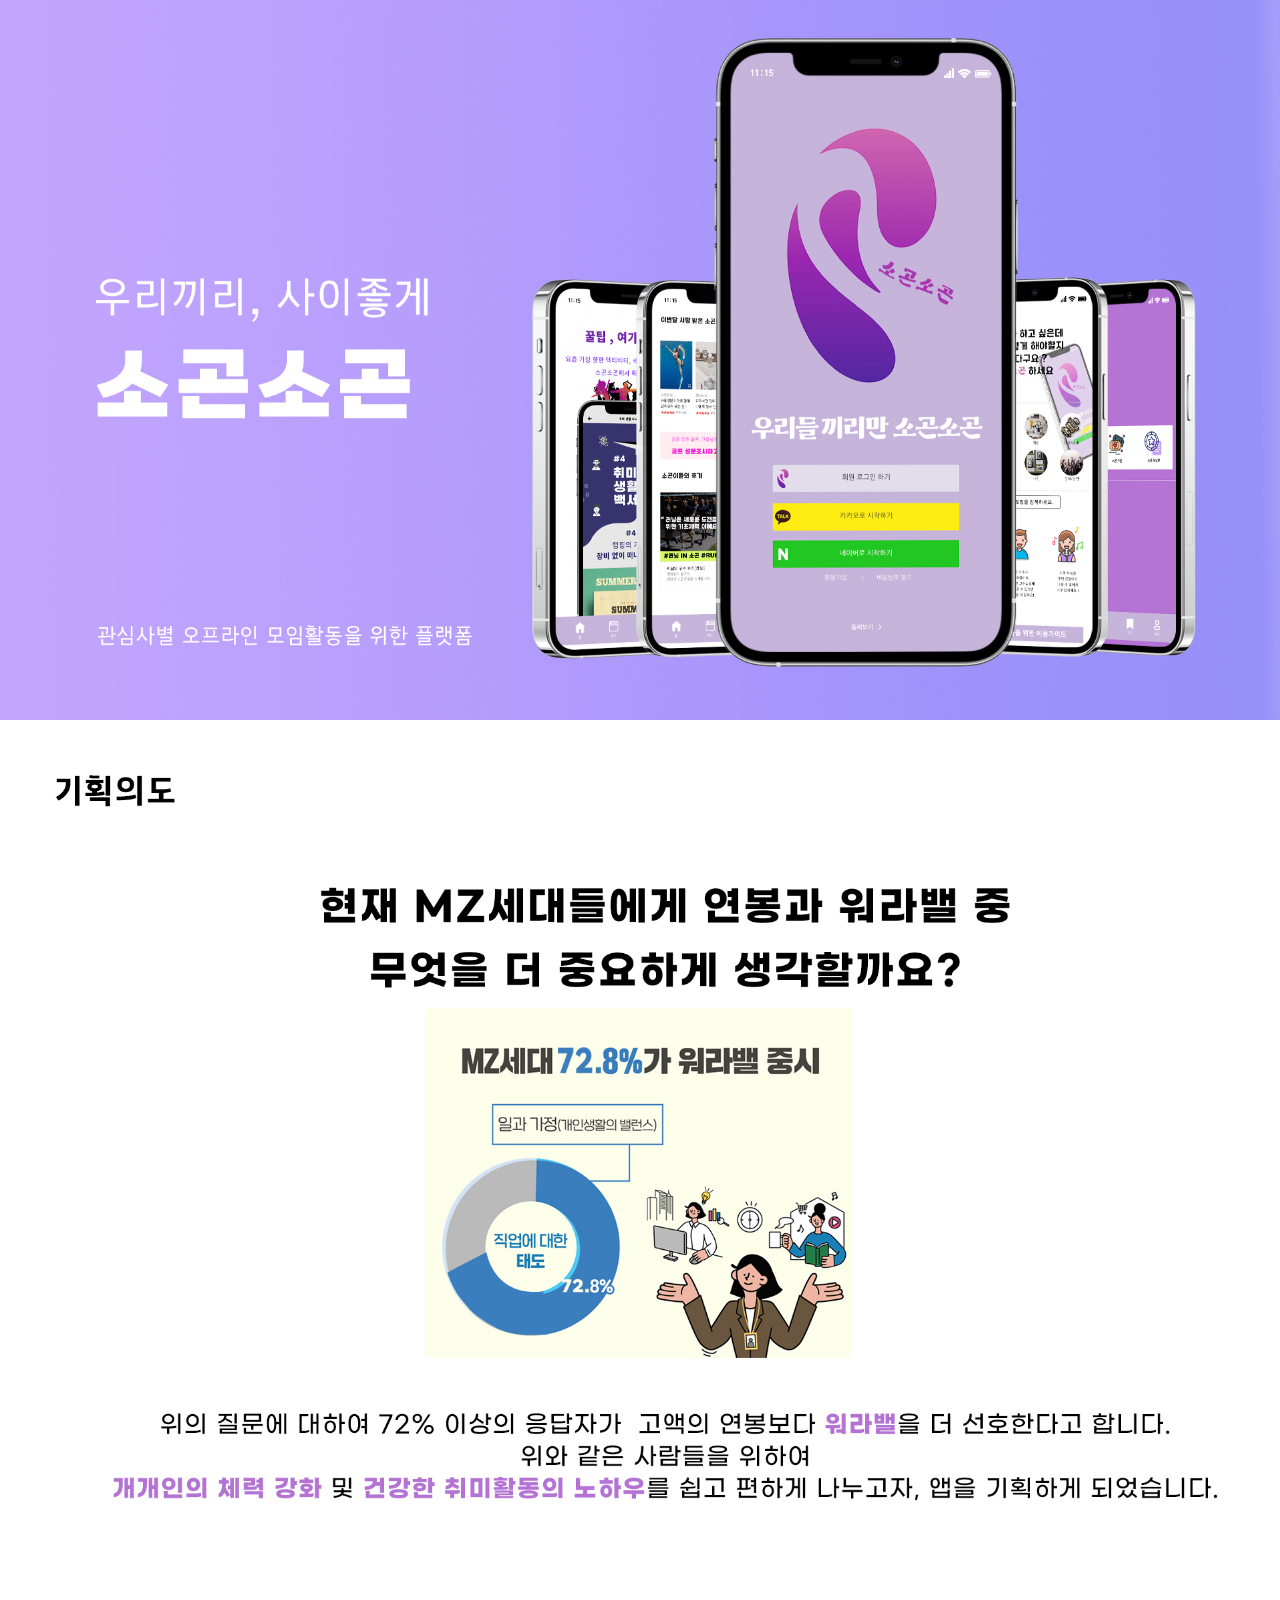
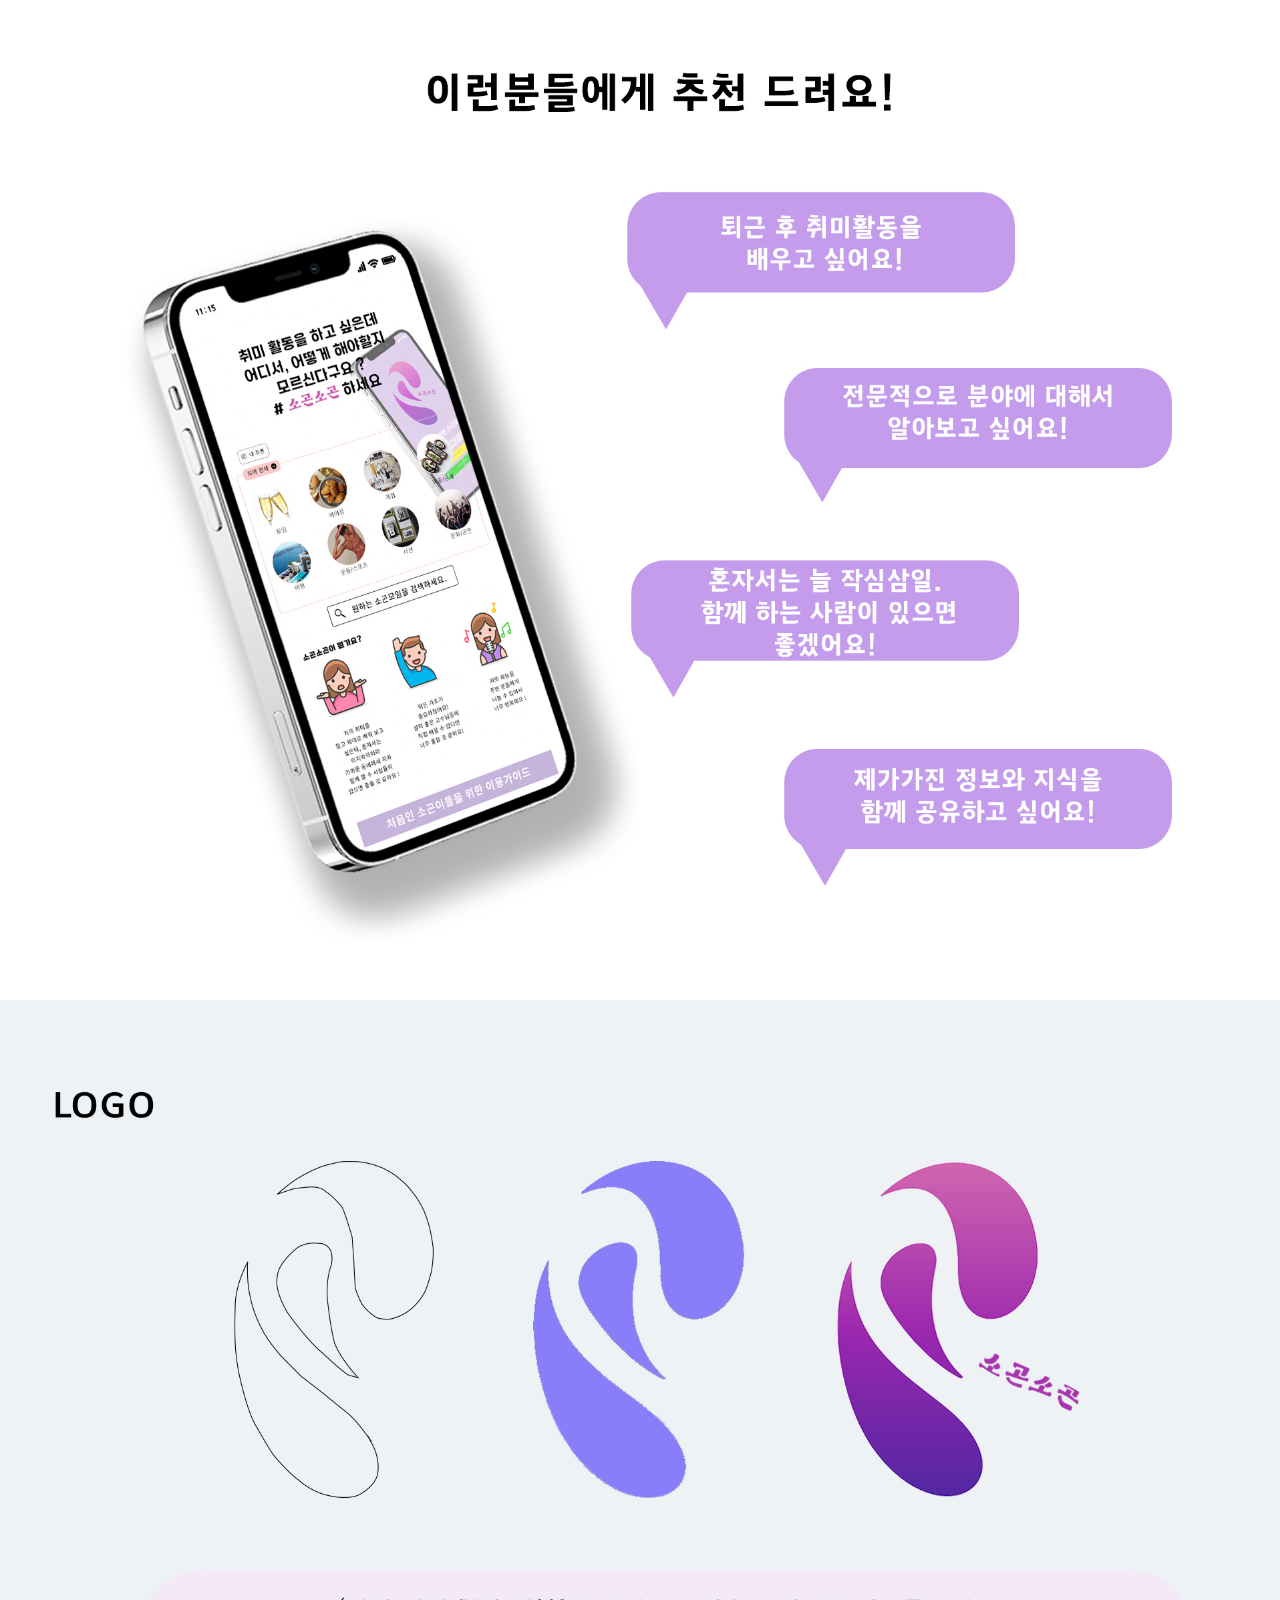
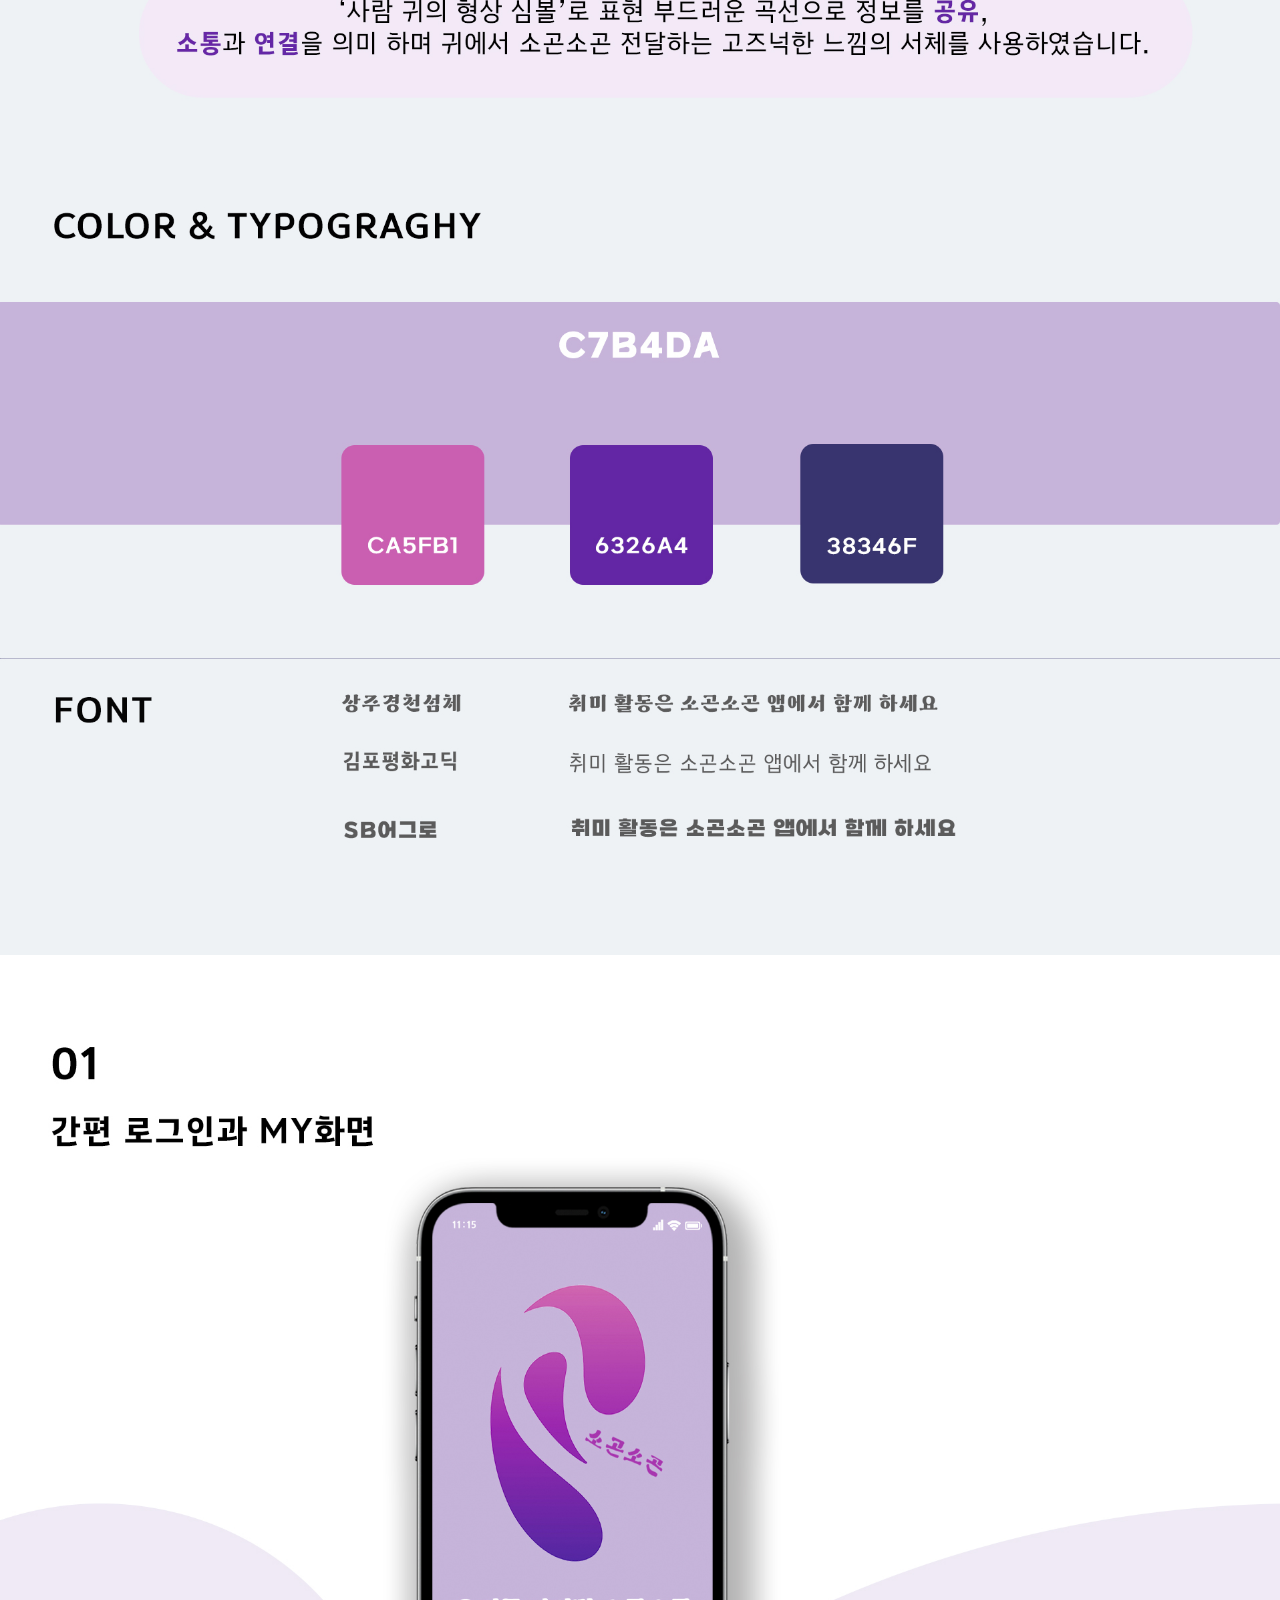
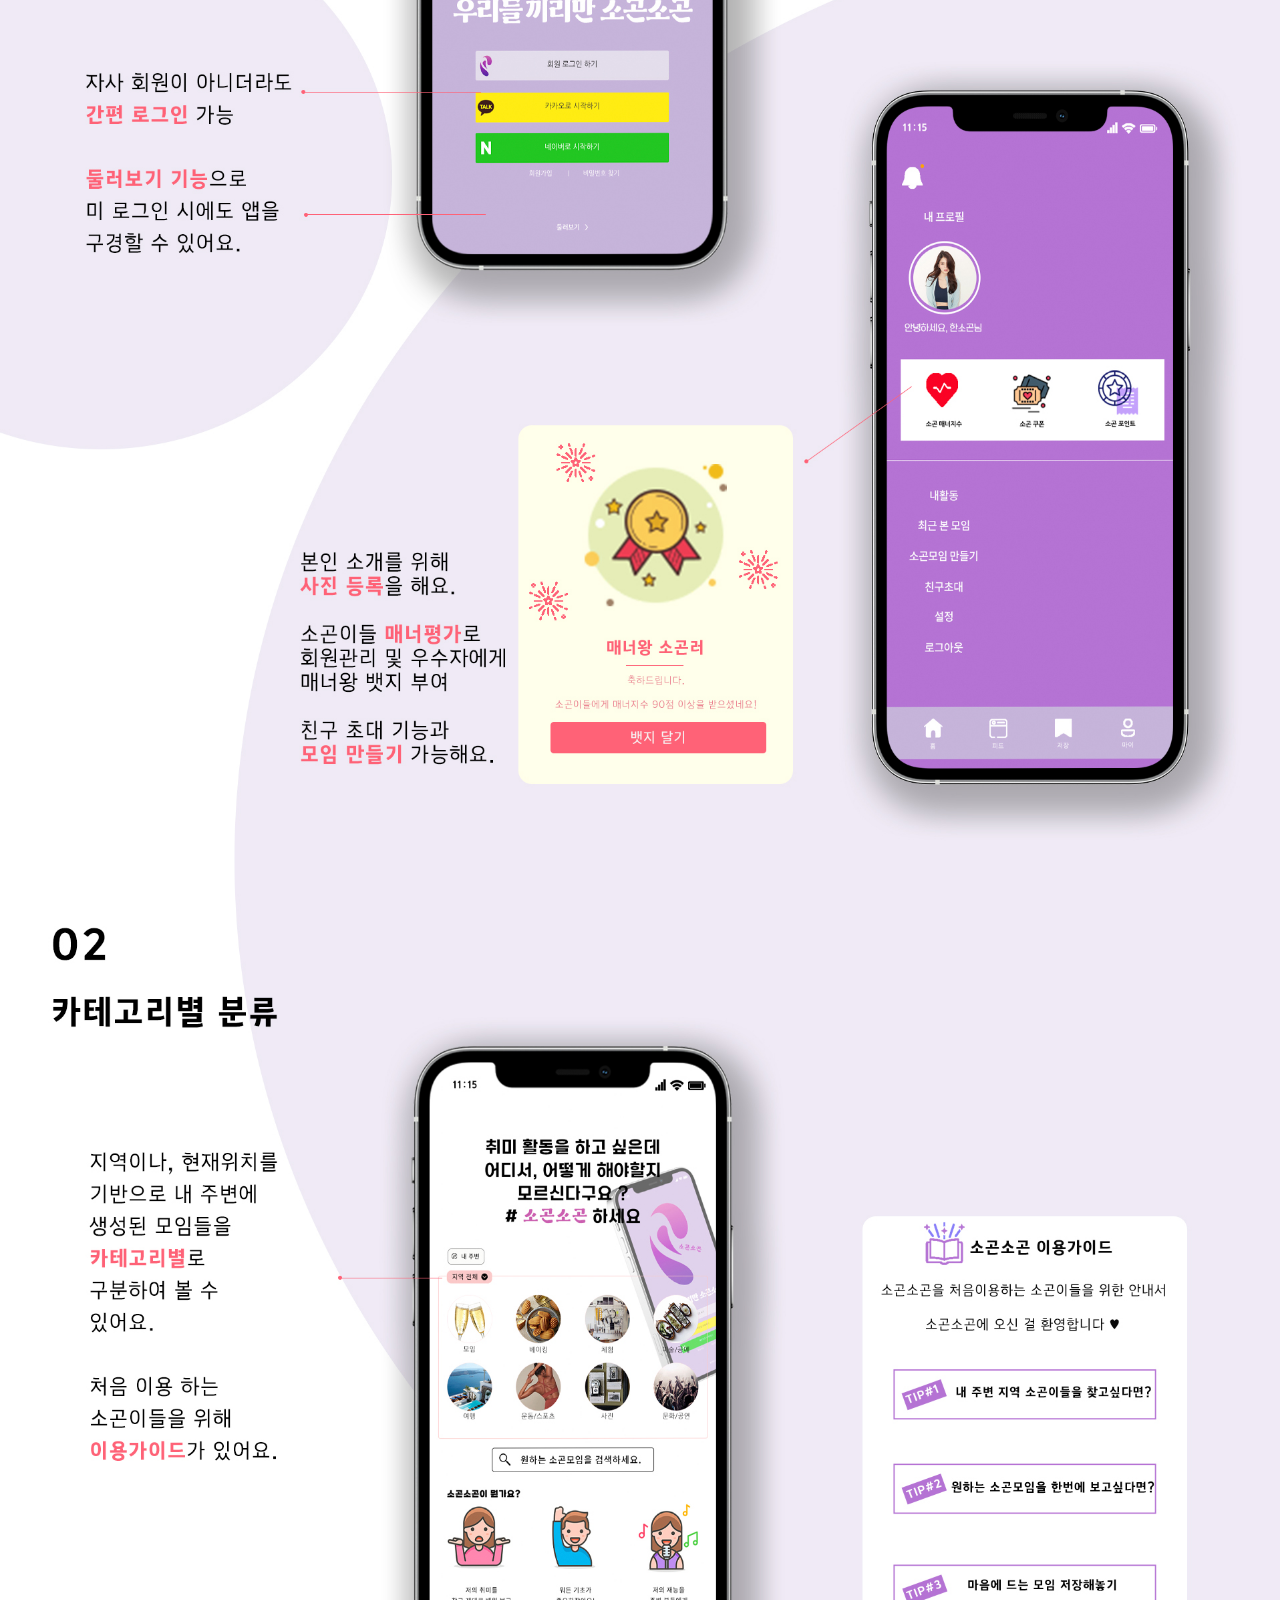
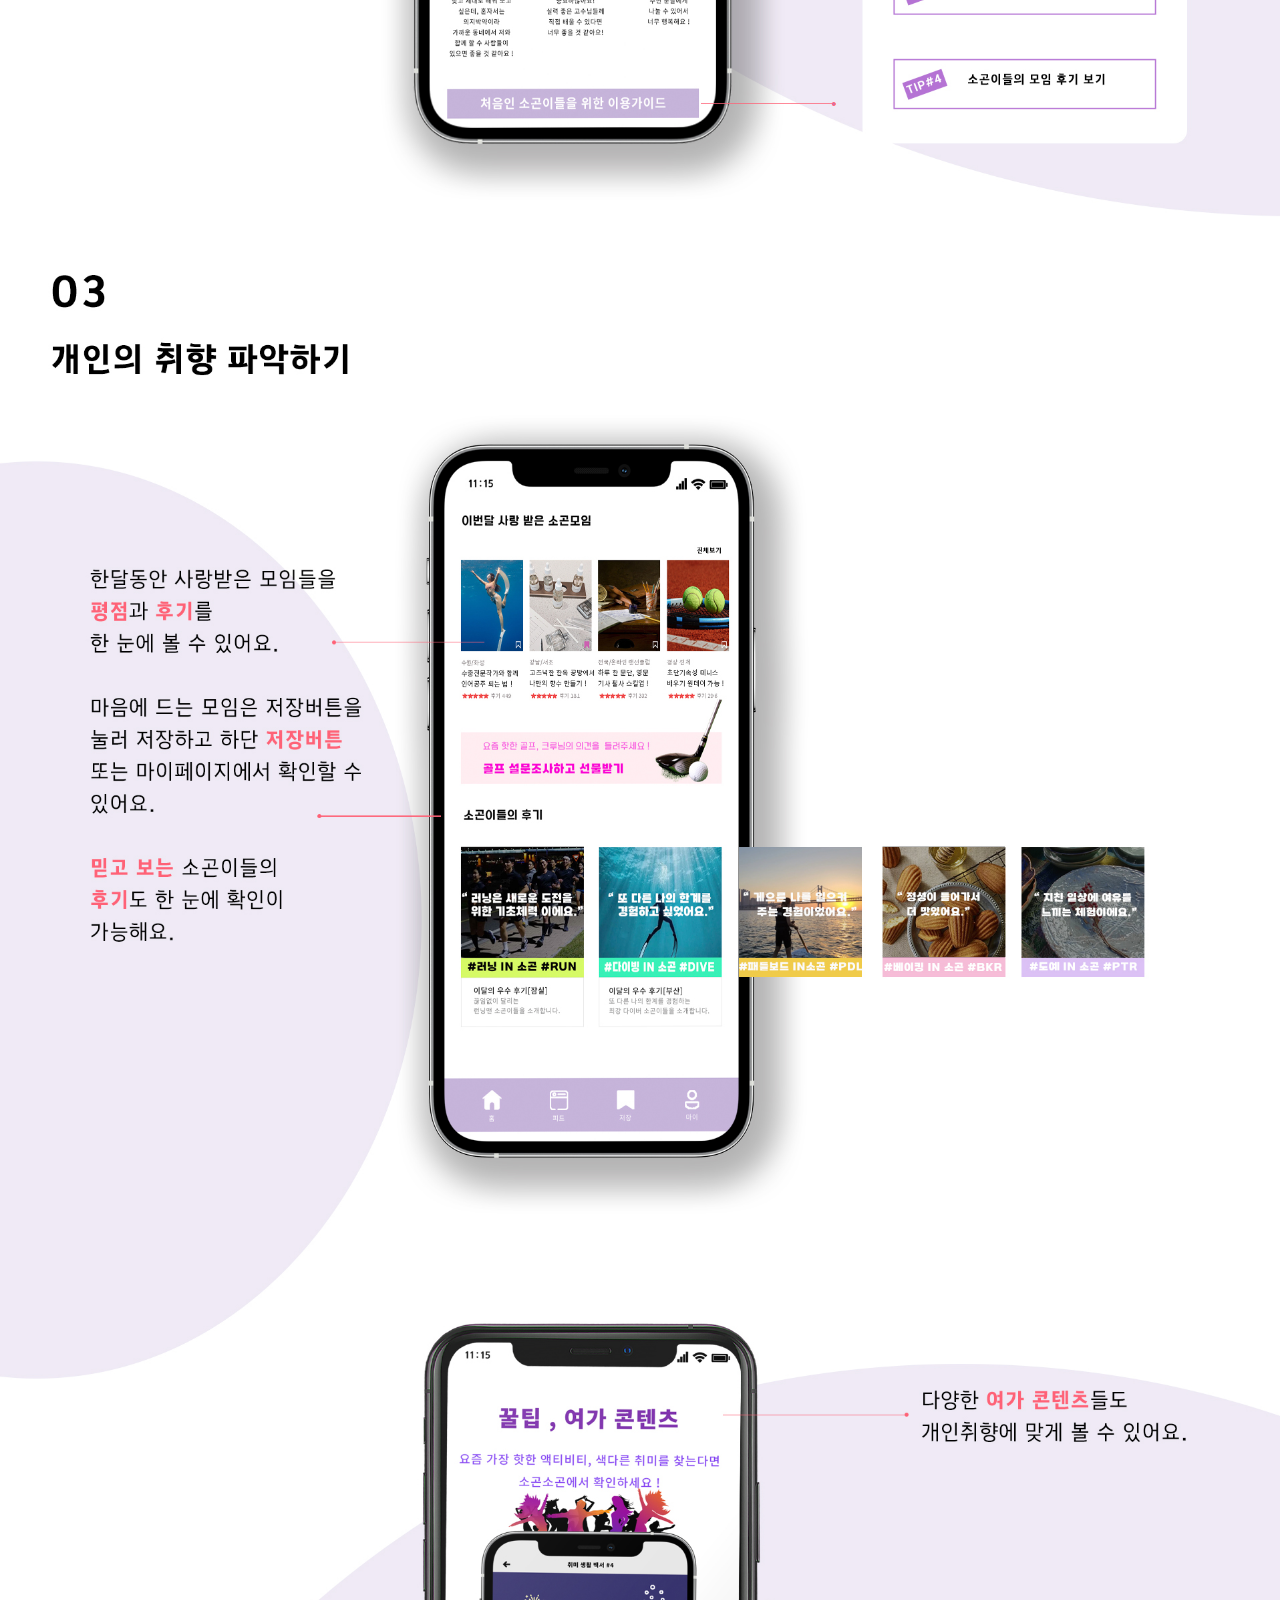
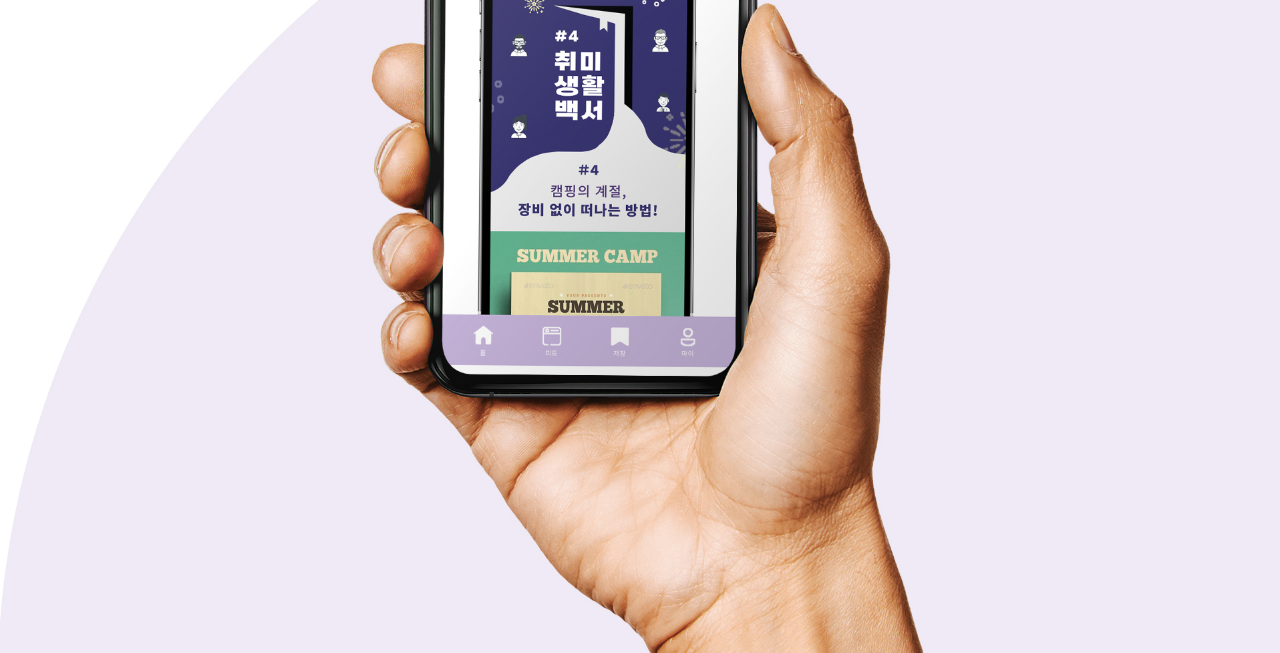
<file: portfolio/app_sogon/index.html>
<!DOCTYPE html>
<html lang="ko">

<head>
    <meta charset="UTF-8">
    <meta http-equiv="X-UA-Compatible" content="IE=edge">
    <meta name="viewport" content="width=device-width, initial-scale=1.0">
    <title>모바일UIUX</title>
    <style>
        * {
            margin: 0;
            padding: 0;
        }

        img {
            vertical-align: top;
            width: 100%;
            height: 100%;
        }
    </style>
</head>

<body>
    <img src="img/uiux_01.jpg">
    <img src="img/uiux_02.jpg">
    <img src="img/uiux_03.jpg">
    <img src="img/uiux_04.jpg">
    <img src="img/uiux_05.jpg">

</body>

</html>
</file>
